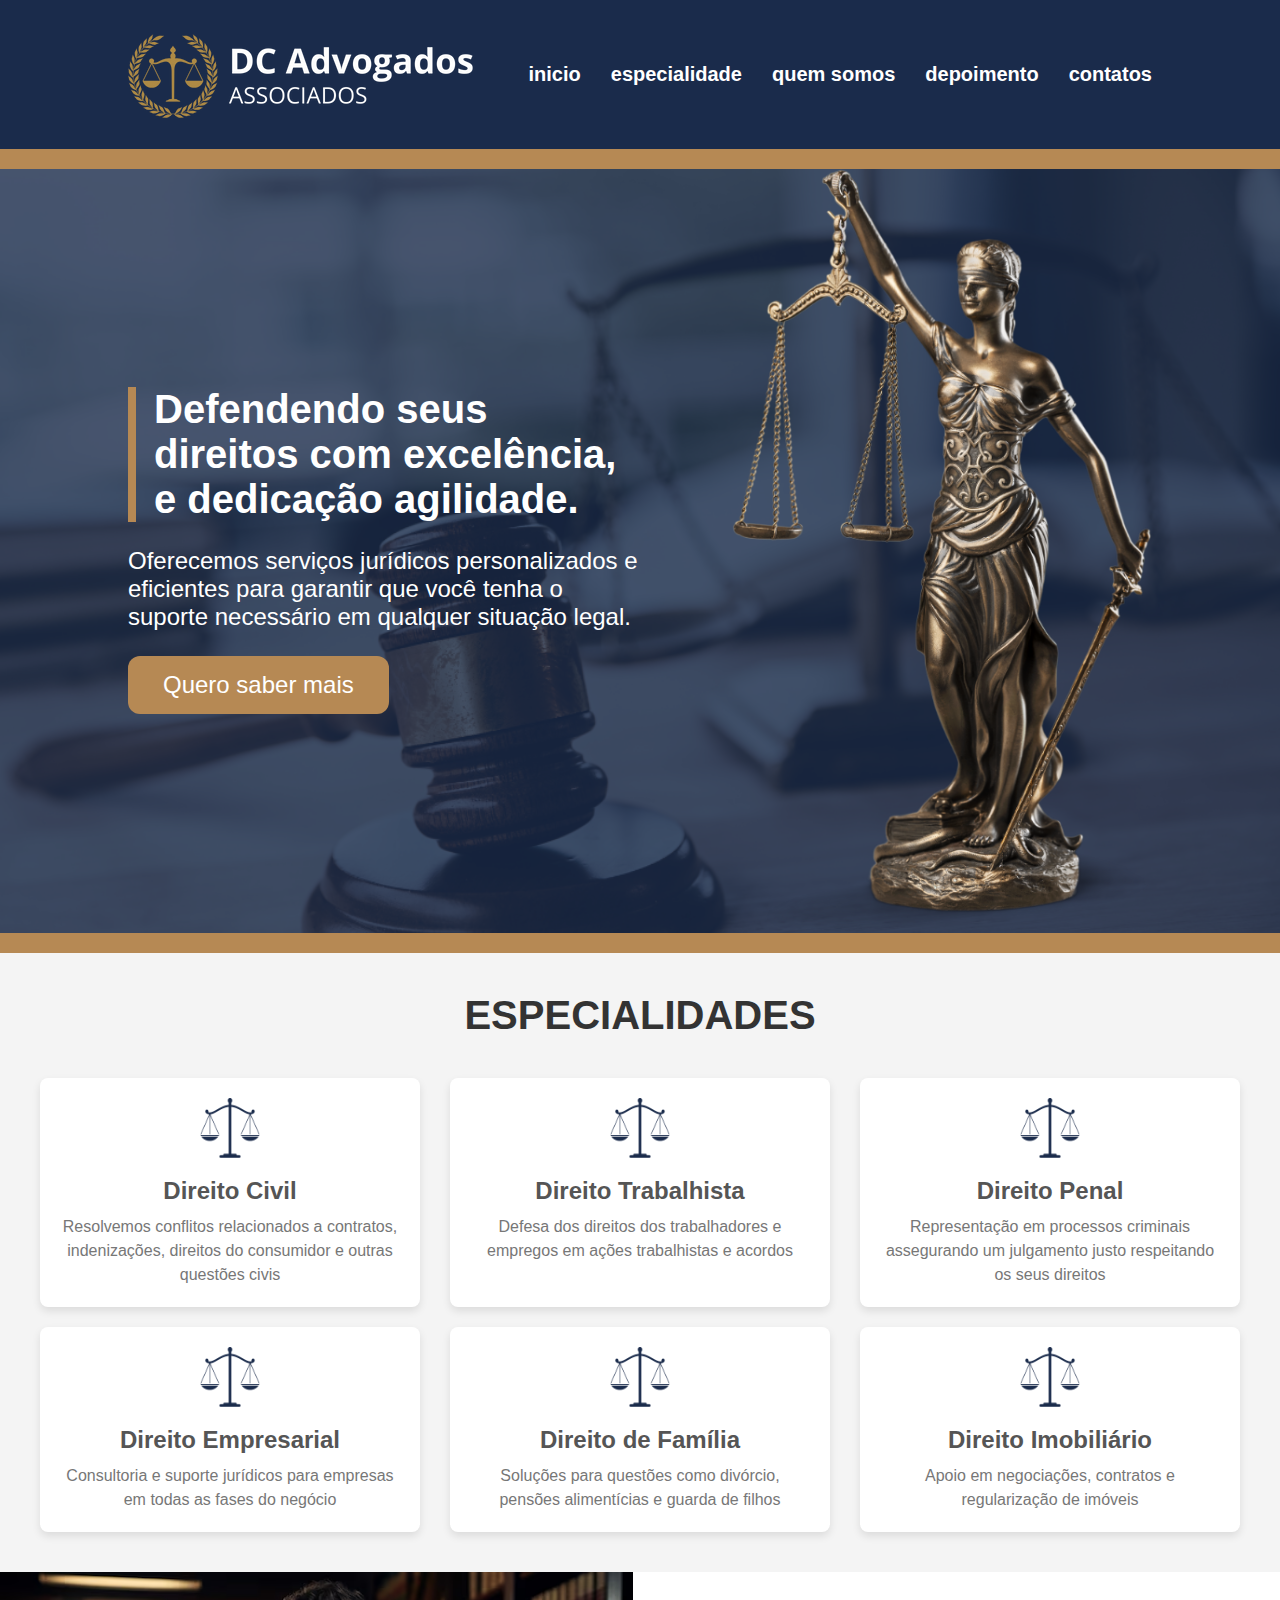
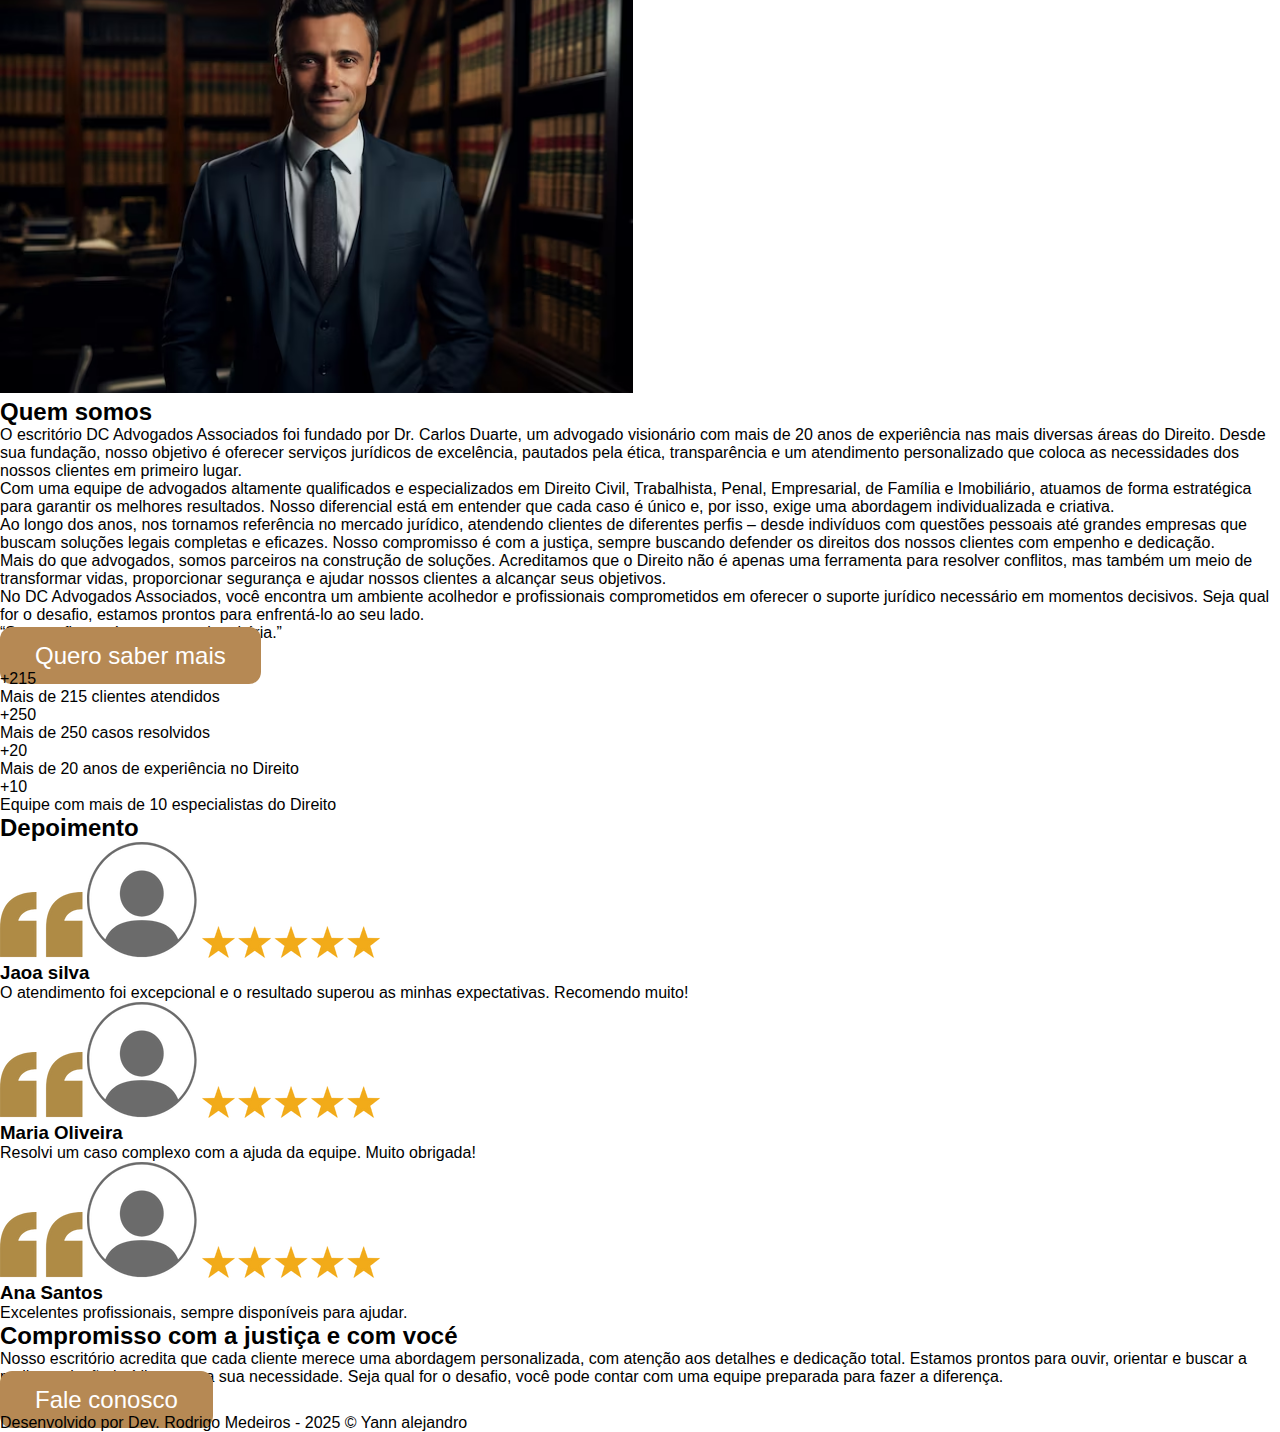
<file: index.html>
<!DOCTYPE html>
<h lang="pt-BR">
  <head>
    <meta charset="UTF-8" />
    <meta name="viewport" content="width=device-width, initial-scale=1.0" />
    <title>dc adivogados associados</title>
    <link rel="preconnect" href="https://fonts.googleapis.com" />
    <link rel="preconnect" href="https://fonts.gstatic.com" crossorigin />
    <link
      href="https://fonts.googleapis.com/css2?family=Roboto:ital,wght@0,100..900;1,100..900&display=swap"
      rel="stylesheet"
    />
  
    <link rel="stylesheet" href="style.css" />
  </head>
  <body>
    <div class="container-global">
      <!-- header - cabeçalho -->
      <header>
        <div class="header-container">
          <img src="./assets/logo.png" alt="logomarca" />
          <nav>
            <ul>
              <li><a href="">inicio</a></li>
              <li><a href="">especialidade</a></li>
              <li><a href="">quem somos</a></li>
              <li><a href="">depoimento</a></li>
              <li><a href="./pages/contato/index.html">contatos</a></li>
            </ul>
          </nav>
        </div>
      </header>
    </div>
  <!-- banner -->

  <section class="container-section-banner">
        <div class="container-div-banner">
          <div class="container-content-banner">
            <h1 class="title">
              Defendendo seus direitos com excelência, e dedicação agilidade.
              
            </h1>
            <p class="description">
              Oferecemos serviços jurídicos personalizados e eficientes para
              garantir que você tenha o suporte necessário em qualquer situação
              legal.
            </p>
            <a href="#" class="btn-whatsapp">Quero saber mais</a>
          </div>
          <img id="image-justice" src="./assets/justica.png" alt="estatua justiça" />
        </div>
      </section>
    </div>
    <!-- banner -->
<section class="container-section-specialties">
    <div class="container-div-specialties">
        <h2 class="title-specialties">ESPECIALIDADES</h2>
        <div class="container-cards-specialties">
            <div class="card-specialties">
                <img src="assets/balanca.png" alt="foto de balança" />
                <h3>Direito Civil</h3>
                <p>
                    Resolvemos conflitos relacionados a contratos, indenizações,
                    direitos do consumidor e outras questões civis
                </p>
            </div>
            <div class="card-specialties">
                <img src="assets/balanca.png" alt="balança" />
                <h3>Direito Trabalhista</h3>
                <p>
                    Defesa dos direitos dos trabalhadores e empregos em ações
                    trabalhistas e acordos
                </p>
            </div>
            <div class="card-specialties">
                <img src="assets/balanca.png" alt="balança">
                <h3>Direito Penal</h3>
                <p>
                    Representação em processos criminais assegurando um julgamento justo respeitando os seus direitos
                </p>
            </div>
            <div class="card-specialties">
                <img src="assets/balanca.png" alt="balança">
                <h3>Direito Empresarial</h3>
                <p>
                    Consultoria e suporte jurídicos para empresas em todas as fases do negócio
                </p>
            </div>
            <div class="card-specialties">
                <img src="assets/balanca.png" alt="balança">
                <h3>Direito de Família</h3>
                <p>
                    Soluções para questões como divórcio, pensões alimentícias e guarda de filhos
                </p>
            </div>
            <div class="card-specialties">
                <img src="assets/balanca.png" alt="balança">
                <h3>Direito Imobiliário</h3>
                <p>
                    Apoio em negociações, contratos e regularização de imóveis
                </p>
            </div>
        </div>
    </div>
  </section> 

<!-- Quem somos  -->

<section class="container-section-about-us">
  <div class="container-div-about-us">
    <img src="assets/advogado.png" alt="">
    <h2>Quem somos</h2>
    <p class="">O escritório DC Advogados Associados foi fundado por Dr. Carlos Duarte, um advogado visionário com mais de 20 anos de experiência nas mais diversas áreas do Direito. Desde sua fundação, nosso objetivo é oferecer serviços jurídicos de excelência, pautados pela ética, transparência e um atendimento personalizado que coloca as necessidades dos nossos clientes em primeiro lugar.</p>
    <p class="">Com uma equipe de advogados altamente qualificados e especializados em Direito Civil, Trabalhista, Penal, Empresarial, de Família e Imobiliário, atuamos de forma estratégica para garantir os melhores resultados. Nosso diferencial está em entender que cada caso é único e, por isso, exige uma abordagem individualizada e criativa.</p>
    <p class="">Ao longo dos anos, nos tornamos referência no mercado jurídico, atendendo clientes de diferentes perfis – desde indivíduos com questões pessoais até grandes empresas que buscam soluções legais completas e eficazes. Nosso compromisso é com a justiça, sempre buscando defender os direitos dos nossos clientes com empenho e dedicação.</p>
    <p class="">Mais do que advogados, somos parceiros na construção de soluções. Acreditamos que o Direito não é apenas uma ferramenta para resolver conflitos, mas também um meio de transformar vidas, proporcionar segurança e ajudar nossos clientes a alcançar seus objetivos.</p>
    <p class="">No DC Advogados Associados, você encontra um ambiente acolhedor e profissionais comprometidos em oferecer o suporte jurídico necessário em momentos decisivos. Seja qual for o desafio, estamos prontos para enfrentá-lo ao seu lado.</p>
    <p class="">“Sua confiança é a nossa maior vitória.”</p>
    <a href="#" class="btn-whatsapp">Quero saber mais</a>
  </div>
</section>

<!-- Numeroa -->


<section class="container-section-numbers">
  <div class="container-div-numbers">
    <div class="cards-numbers">
      <p>+215</p>
      <p>Mais de 215 clientes atendidos</p>
    </div>
  </div>
   <div class="cards-numbers">
      <p>+250</p>
      <p>Mais de 250 casos resolvidos</p>
    </div>
    <div class="cards-numbers">
      <p>+20</p>
      <p>Mais de 20 anos de experiência no Direito</p>
    </div>
    <div class="cards-numbers">
      <p>+10</p>
      <p>Equipe com mais de 10 especialistas do Direito</p>
    </div>
</section>

<!-- Depoimento -->

<section class="container-section-testimonials">
  <div class="container-div-testimonials">
    <h2>Depoimento</h2>
    <div class="container-cards-testimonials">
      <div class="card-testimonials">
        <img src="assets/aspas.png" alt="aspas">
        <img src="assets/usuario.png" alt="usuário">
        <img src="assets/estrelas.png" alt="estrelas">
        <h3>Jaoa silva</h3>
        <p>O atendimento foi excepcional e o resultado superou as minhas expectativas. Recomendo muito!</p>
      </div>
      <div class="card-testimonials">
        <img src="assets/aspas.png" alt="aspas">
        <img src="assets/usuario.png" alt="usuário">
        <img src="assets/estrelas.png" alt="estrelas">
        <h3>Maria Oliveira</h3>
        <p>Resolvi um caso complexo com a ajuda da equipe. Muito obrigada!</p>
      </div>
      <div class="card-testimonials">
        <img src="assets/aspas.png" alt="aspas">
        <img src="assets/usuario.png" alt="usuário">
        <img src="assets/estrelas.png" alt="estrelas">
        <h3>Ana Santos</h3>
        <p>Excelentes profissionais, sempre disponíveis para ajudar.</p>
      </div>
    </div>
  </div>
</section>
<!-- ultica banner -->
<section class="container-section-lasts-banner">
  <div class="container-div-last-banner">
    <h2>Compromisso com a justiça e com vocé</h2>
    <p>Nosso escritório acredita que cada cliente merece uma abordagem personalizada, com atenção aos detalhes e dedicação total. Estamos prontos para ouvir, orientar e buscar a melhor solução jurídica para a sua necessidade. Seja qual for o desafio, você pode contar com uma equipe preparada para fazer a diferença.</p>
    <a href="#" class="btn-whatsapp">Fale conosco</a>
  </div>
</section>

<!-- footer - rodapé -->
 <footer>
  <p>Desenvolvido por Dev. Rodrigo Medeiros - 2025 © Yann alejandro</p>
 </footer>
  </body>
</html>
</file>
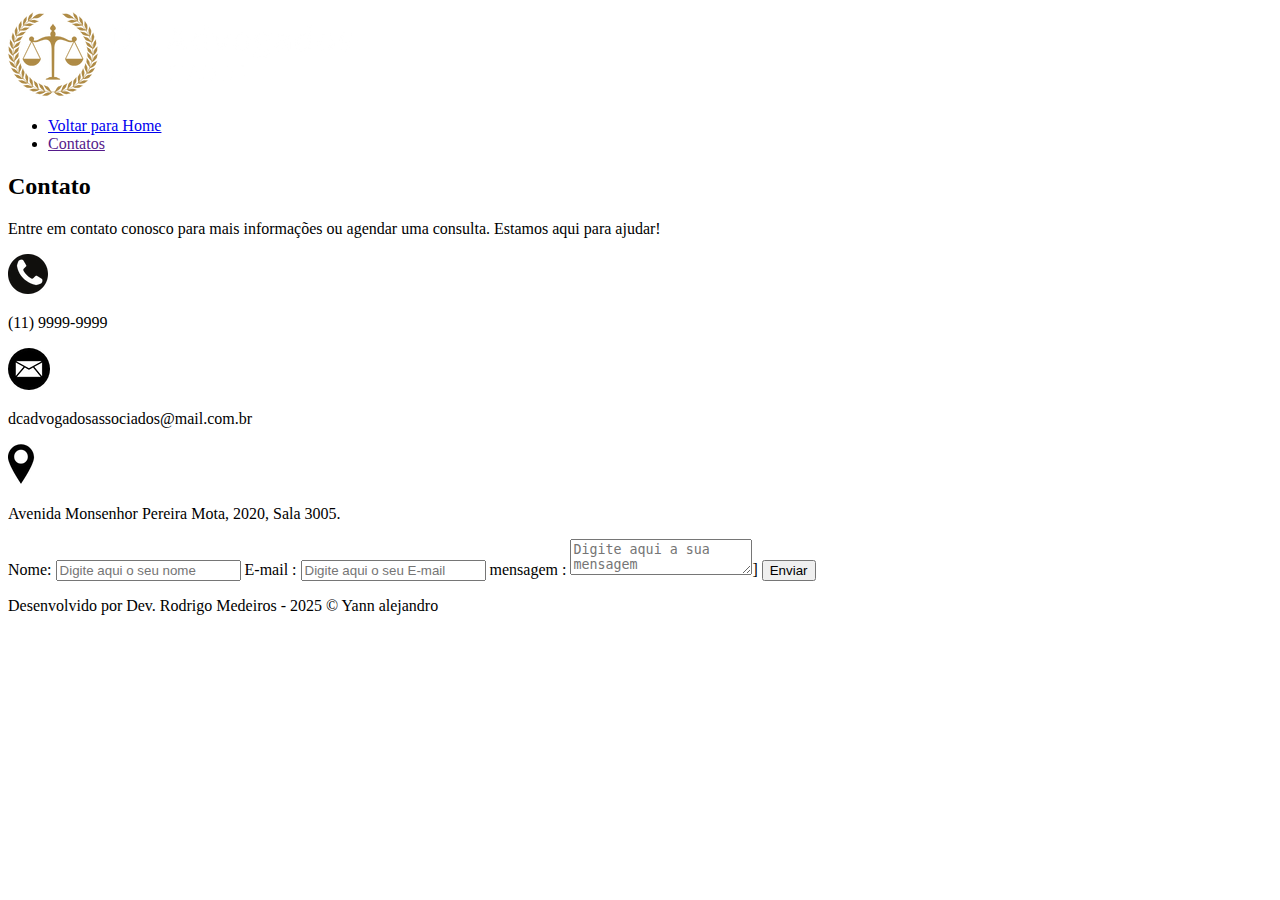
<file: pages/contato/index.html>
<!DOCTYPE html>
<html lang="pt-BR">
<head>
    <meta charset="UTF-8">
    <meta name="viewport" content="width=device-width, initial-scale=1.0">
    <title>DC Advogados - Contatos</title>
</head>
<body>
    <!--hearder  -->
    <div class="container-global">
      <header>
        <div class="header-container">
          <img src="../../assets/logo.png" alt="logomarca" />
          <nav>
            <ul>
              <li><a href="../../index.html">Voltar para Home</a></li>
              <li><a href="">Contatos</a></li>
            </ul>
          </nav>
        </div>
      </header>
    </div>

    <!-- contato -->
    <section class="container-section-contact">
        <div class="container-div-contact">
            <div class="container-info-contact">
              <h2>Contato</h2>  
              <p>Entre em contato conosco para mais informações ou agendar uma consulta. Estamos aqui para ajudar!</p>
              <div class="container-icons-contact">
                <div>
                    <img src="../../assets/telefone.png" alt="telefone">
                    <p>(11) 9999-9999</p>
                </div>
                <div>
                    <img src="../../assets/email.png" alt="email">
                    <p>dcadvogadosassociados@mail.com.br</p>
                </div>
                <div>
                    <img src="../../assets/pino.png" alt="icone localização">
                    <p>Avenida Monsenhor Pereira Mota, 2020, Sala 3005.</p>
                </div>
              </div>
            </div>
            <div class="container-form-contact">
                <form>
                    <label for="nome">Nome:</label>
                    <input type="text" name="nome" id="nome" placeholder="Digite aqui o seu nome">
                    
                    <label for="E-mail">E-mail :</label>
                    <input type="text" name="E-mail" id="E-mail" placeholder="Digite aqui o seu E-mail">

                    <label for="mensagem">mensagem :</label>
                    <textarea 
                    name="mensagem" 
                    id="mensagem"
                    placeholder="Digite aqui a sua mensagem"
                    
                    ></textarea>]

                    <button type="submit">Enviar</button>
                    
                </form>
            </div>
        </div>
    </section>
    <!-- footer - rodapé -->
 <footer>
  <p>Desenvolvido por Dev. Rodrigo Medeiros - 2025 © Yann alejandro</p>
 </footer>
</body>
</html>
</file>
<file: style.css>
* {
  margin: 0;
  padding: 0;
  box-sizing: border-box;
}

body {
  font-family: "Roboto", sans-serif;
}

/* header */

header {
  background-color: #1a2b4b;
  display: flex;
  justify-content: center;
  padding: 30px 0px;
  border-bottom: 20px solid #b68954;
}

nav ul li a {
  color: white;
  text-decoration: none;
  font-size: 20px;
  font-weight: bold;
}

nav ul li a:hover {
  color: #b68954;
  border-top: 5px solid #b68954;
  border-bottom: 5px solid #b68954;
  padding: 8px 0px;
  transition: 0.4s ease;
}

nav ul {
  display: flex;
  gap: 30px;
  list-style: none;
}

.header-container {
  display: flex;
  flex-direction: row;
  justify-content: space-between;
  align-items: center;
  width: 80%;
}

/* banner */

.container-section-banner {
  background-image: url("./assets/banner1.png");
  display: flex;
  background-size: cover;
  justify-content: center;
  position: relative;
  border-bottom: 20px solid #b68954;
}

.container-section-banner::before {
  content: "";
  width: 100%;
  height: 100%;
  background-color: rgba(26, 43, 75, 0.8);
  position: absolute;
  top: 0;
  left: 0;
  bottom: 0;
  right: 0;
}

.container-div-banner {
  display: flex;
  flex-direction: row;
  justify-content: space-between;
  align-items: center;
  width: 80%;
  z-index: 1;
}

.container-content-banner {
  display: flex;
  flex-direction: column;
  gap: 25px;
  width: 50%;
}

#image-justice {
  width: 420px;
}

.title {
  color: white;
  font-size: 40px;
  border-left: 8px solid #b68954;
  padding-left: 18px;
  font-weight: bold;
}

.description {
  font-size: 24px;
  color: white;
  font-weight: 300;
}

.btn-whatsapp {
  text-decoration: none;
  color: white;
  font-size: 24px;
  background-color: #b68954;
  padding: 15px 35px;
  border-radius: 12px;
  width: fit-content;
}

.btn-whatsapp:hover {
  background-color: #c5a179;
}

/* Estilos gerais */
body {
    font-family: Arial, sans-serif;
    margin: 0;
    padding: 0;
    box-sizing: border-box;
}

.container-section-specialties {
    background-color: #f4f4f4;
    padding: 40px 20px;
    text-align: center;
}

.container-div-specialties {
    max-width: 1200px;
    margin: 0 auto;
}

.title-specialties {
    font-size: 2.5em;
    color: #333;
    margin-bottom: 40px;
}

.container-cards-specialties {
    display: flex;
    flex-wrap: wrap;
    justify-content: space-between;
    gap: 20px; /* Espaço entre os cards */
}

.card-specialties {
    background-color: #fff;
    border-radius: 8px;
    box-shadow: 0 4px 8px rgba(0, 0, 0, 0.1);
    padding: 20px;
    width: calc(33.333% - 20px); /* 3 colunas por linha */
    box-sizing: border-box;
    text-align: center;
    transition: transform 0.3s ease, box-shadow 0.3s ease;
}

.card-specialties:hover {
    transform: translateY(-10px);
    box-shadow: 0 8px 16px rgba(0, 0, 0, 0.2);
}

.card-specialties img {
    width: 60px;
    height: 60px;
    margin-bottom: 15px;
}

.card-specialties h3 {
    font-size: 1.5em;
    color: #555;
    margin-bottom: 10px;
}

.card-specialties p {
    font-size: 1em;
    color: #777;
    line-height: 1.5;
}

/* Responsividade */
@media (max-width: 768px) {
    .card-specialties {
        width: calc(50% - 20px); /* 2 colunas por linha em telas menores */
    }
}
</file>
